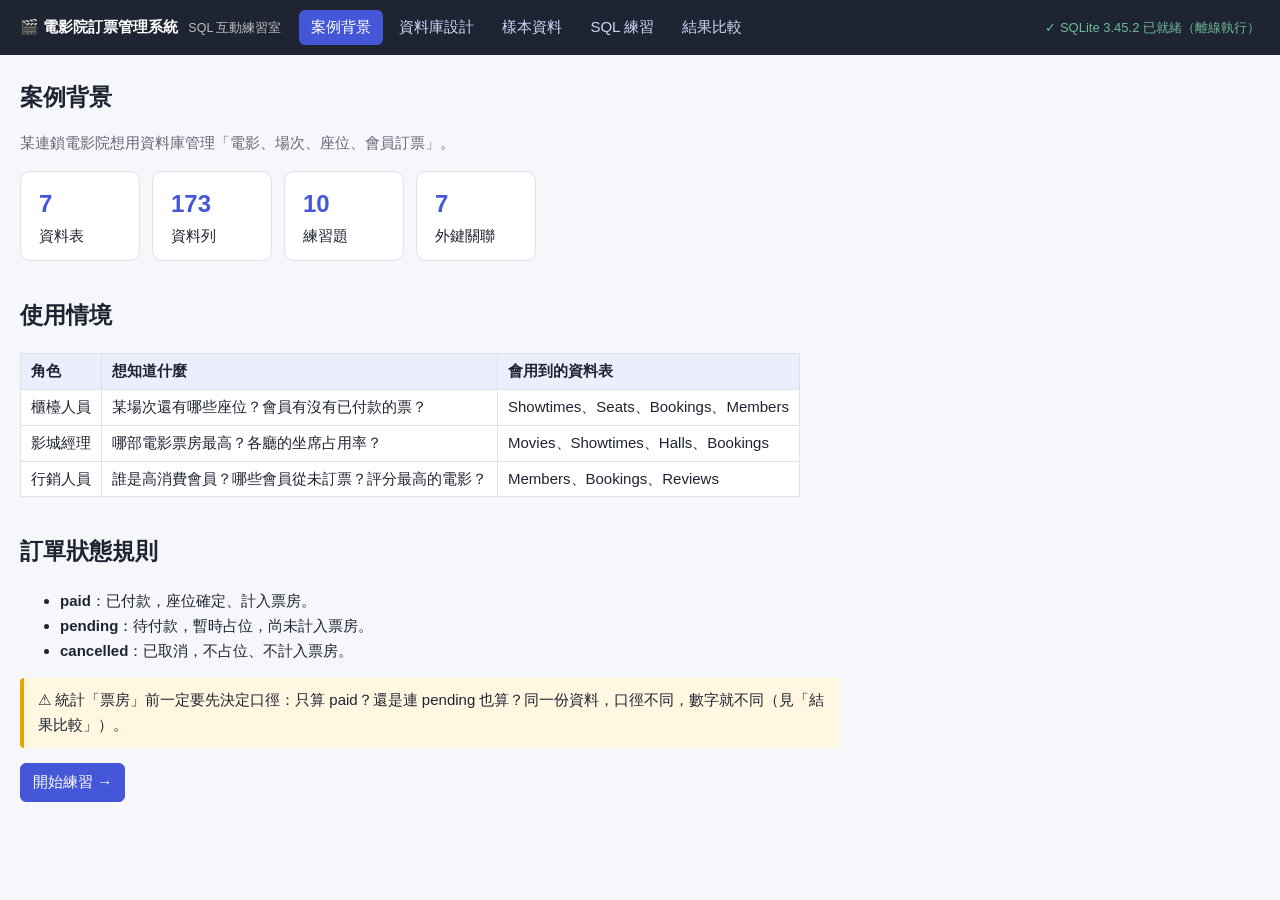
<file: index.html>
<!DOCTYPE html>
<html lang="zh-Hant">
<head>
<meta charset="utf-8">
<meta name="viewport" content="width=device-width, initial-scale=1">
<title>電影院訂票管理系統｜SQL 互動練習室</title>
<link rel="stylesheet" href="css/style.css">
</head>
<body>
<header class="top">
  <div class="brand">🎬 電影院訂票管理系統 <small>SQL 互動練習室</small></div>
  <nav id="nav">
    <a href="#case" data-tab="case">案例背景</a>
    <a href="#design" data-tab="design">資料庫設計</a>
    <a href="#data" data-tab="data">樣本資料</a>
    <a href="#practice" data-tab="practice">SQL 練習</a>
    <a href="#compare" data-tab="compare">結果比較</a>
  </nav>
  <span id="status" class="status">載入 SQLite 引擎…</span>
</header>

<main>
<!-- 案例背景 -->
<section id="tab-case" class="tab">
  <h1>案例背景</h1>
  <p class="lead">某連鎖電影院想用資料庫管理「電影、場次、座位、會員訂票」。</p>
  <div class="cards" id="summary-cards"></div>
  <h2>使用情境</h2>
  <table class="plain">
    <tr><th>角色</th><th>想知道什麼</th><th>會用到的資料表</th></tr>
    <tr><td>櫃檯人員</td><td>某場次還有哪些座位？會員有沒有已付款的票？</td><td>Showtimes、Seats、Bookings、Members</td></tr>
    <tr><td>影城經理</td><td>哪部電影票房最高？各廳的坐席占用率？</td><td>Movies、Showtimes、Halls、Bookings</td></tr>
    <tr><td>行銷人員</td><td>誰是高消費會員？哪些會員從未訂票？評分最高的電影？</td><td>Members、Bookings、Reviews</td></tr>
  </table>
  <h2>訂單狀態規則</h2>
  <ul>
    <li><b>paid</b>：已付款，座位確定、計入票房。</li>
    <li><b>pending</b>：待付款，暫時占位，尚未計入票房。</li>
    <li><b>cancelled</b>：已取消，不占位、不計入票房。</li>
  </ul>
  <div class="note">⚠ 統計「票房」前一定要先決定口徑：只算 paid？還是連 pending 也算？同一份資料，口徑不同，數字就不同（見「結果比較」）。</div>
  <p><button class="primary" onclick="go('practice')">開始練習 →</button></p>
</section>

<!-- 資料庫設計 -->
<section id="tab-design" class="tab">
  <h1>資料庫設計</h1>
  <p class="lead">共 7 張資料表。<span class="pk">PK</span> 主鍵、<span class="fk">FK</span> 外鍵（箭頭由外鍵指向被參照的主鍵）。點擊資料表可看欄位與 DDL。</p>
  <div id="erd-wrap"></div>
  <div id="schema-detail"></div>
</section>

<!-- 樣本資料 -->
<section id="tab-data" class="tab">
  <h1>樣本資料</h1>
  <div id="data-tabs" class="chips"></div>
  <div id="data-view" class="tablewrap"></div>
</section>

<!-- 練習 -->
<section id="tab-practice" class="tab">
  <div class="practice">
    <aside class="list">
      <div class="filters">
        <select id="f-level"><option value="">全部難度</option><option value="1">1 基礎</option><option value="2">2 進階</option><option value="3">3 挑戰</option></select>
        <select id="f-topic"><option value="">全部主題</option></select>
      </div>
      <div id="progress" class="progress"></div>
      <ul id="ex-list"></ul>
    </aside>
    <div class="work">
      <div id="ex-head"></div>
      <div class="legend">
        <span>可用資料表：</span><span id="tbl-chips"></span>
      </div>
      <textarea id="editor" spellcheck="false" aria-label="SQL 編輯區"></textarea>
      <div class="actions">
        <button id="run" class="primary">▶ 執行 (Ctrl/⌘ + Enter)</button>
        <button id="btn-hint">💡 提示</button>
        <button id="btn-plan">執行計畫</button>
        <button id="btn-reset" class="danger">↺ 重設資料庫</button>
      </div>
      <div id="hint-box" class="box hidden"></div>
      <div id="verdict"></div>
      <div class="results">
        <div><h3>預期結果 <small id="exp-meta"></small></h3><div id="expected" class="tablewrap"></div></div>
        <div><h3>你的結果 <small id="act-meta"></small></h3><div id="actual" class="tablewrap"></div><button id="btn-csv" class="small hidden">下載 CSV</button></div>
      </div>
      <details class="history"><summary>執行紀錄</summary><ol id="history"></ol></details>
    </div>
  </div>
</section>

<!-- 結果比較 -->
<section id="tab-compare" class="tab">
  <h1>結果比較：統計口徑的差異</h1>
  <p class="lead">同一個問題「各電影票房」，只算 paid（版本 A）與不限制狀態（版本 B）會得到不同結果。下列結果由資料庫即時算出。</p>
  <div id="compare-out"></div>
</section>

</main>

<script src="vendor/sql-wasm.js"></script>
<script src="js/wasm-data.js"></script>
<script src="js/seed.js"></script>
<script src="js/exercises.js"></script>
<script src="js/app.js"></script>
</body>
</html>
</file>
<file: css/style.css>
:root{--bg:#f6f7fb;--card:#fff;--ink:#1f2433;--mute:#667;--pri:#4457d8;--ok:#13875b;--bad:#c23b3b;--line:#dde1ee;--pk:#d98b00;--fk:#7b3fc4}
*{box-sizing:border-box}
body{margin:0;font:15px/1.65 -apple-system,"PingFang TC","Noto Sans TC","Microsoft JhengHei",sans-serif;color:var(--ink);background:var(--bg)}
.top{position:sticky;top:0;z-index:5;display:flex;gap:18px;align-items:center;flex-wrap:wrap;padding:10px 20px;background:#1f2433;color:#fff}
.brand{font-weight:700}.brand small{font-weight:400;opacity:.7;margin-left:6px}
nav{display:flex;gap:4px;flex:1;flex-wrap:wrap}
nav a{color:#cfd5f5;text-decoration:none;padding:5px 12px;border-radius:6px}
nav a.on,nav a:hover{background:#4457d8;color:#fff}
.status{font-size:13px;opacity:.8}.status.ok{color:#7ee2b0}.status.err{color:#ff9a9a}
main{max-width:1280px;margin:0 auto;padding:20px}
.tab{display:none}.tab.show{display:block}
h1{margin:.2em 0 .4em}h2{margin-top:1.6em}h3{margin:.4em 0}
.lead{color:var(--mute);max-width:820px}
.cards{display:flex;gap:12px;flex-wrap:wrap;margin:14px 0}
.card{background:var(--card);border:1px solid var(--line);border-radius:10px;padding:12px 18px;min-width:120px}
.card b{display:block;font-size:24px;color:var(--pri)}
table{border-collapse:collapse;background:var(--card)}
th,td{border:1px solid var(--line);padding:5px 10px;text-align:left;white-space:nowrap}
th{background:#eceffb;position:sticky;top:0}
table.plain td,table.plain th{white-space:normal}
.tablewrap{max-height:340px;overflow:auto;border-radius:6px}
.note{background:#fff7e0;border-left:4px solid #e6a700;padding:10px 14px;border-radius:4px;max-width:820px}
button,select{font:inherit;padding:6px 12px;border:1px solid var(--line);border-radius:6px;background:#fff;cursor:pointer}
button:hover{border-color:var(--pri)}
button.primary{background:var(--pri);color:#fff;border-color:var(--pri)}
button.danger{color:var(--bad)}button.small{font-size:12px;padding:2px 8px;margin-top:6px}
.hidden{display:none!important}
.pk,.fk{font-size:11px;font-weight:700;padding:1px 6px;border-radius:4px;color:#fff;background:var(--pk)}.fk{background:var(--fk)}
.chips{display:flex;gap:6px;flex-wrap:wrap;margin-bottom:10px}
.chip{padding:4px 12px;border:1px solid var(--line);border-radius:99px;background:#fff;cursor:pointer;font-size:13px}
.chip.on{background:var(--pri);color:#fff;border-color:var(--pri)}
#erd-wrap{background:#fff;border:1px solid var(--line);border-radius:10px;padding:8px;overflow:auto}
#erd-wrap svg{min-width:900px;width:100%;height:auto}
.erd-t{cursor:pointer}.erd-t:hover rect.box{stroke:var(--pri)}
pre{background:#14182a;color:#e8ecff;padding:12px;border-radius:8px;overflow:auto;font-size:13px}
.practice{display:grid;grid-template-columns:300px 1fr;gap:18px}
@media(max-width:900px){.practice{grid-template-columns:1fr}}
.list{background:var(--card);border:1px solid var(--line);border-radius:10px;padding:10px;align-self:start;max-height:calc(100vh - 90px);overflow:auto;position:sticky;top:60px}
.filters{display:flex;gap:6px}.filters select{flex:1;min-width:0}
.progress{font-size:12px;color:var(--mute);margin:8px 2px}
#ex-list{list-style:none;margin:0;padding:0}
#ex-list li{padding:7px 8px;border-radius:6px;cursor:pointer;display:flex;gap:6px;align-items:baseline}
#ex-list li:hover{background:#eef0fb}#ex-list li.on{background:#dfe4ff}
#ex-list .lv{font-size:11px;color:#fff;border-radius:4px;padding:0 5px;background:#8a93c9}
#ex-list .lv.l2{background:#4a90d9}#ex-list .lv.l3{background:#d9822b}#ex-list .lv.l4{background:#9b4ac4}
#ex-list .done::after{content:"✓";color:var(--ok);margin-left:auto;font-weight:700}
#ex-list .free{border-bottom:1px dashed var(--line);margin-bottom:4px}
.work h2{margin:.1em 0}.work .meta{color:var(--mute);font-size:13px}
.legend{font-size:13px;margin:8px 0}.legend .t{display:inline-block;margin:0 4px 4px 0;padding:1px 8px;border:1px solid var(--line);border-radius:4px;background:#fff;cursor:pointer}
textarea#editor{width:100%;height:190px;font:14px/1.5 ui-monospace,Menlo,Consolas,monospace;padding:10px;border:1px solid var(--line);border-radius:8px;tab-size:2;resize:vertical}
.actions{display:flex;gap:6px;flex-wrap:wrap;margin:8px 0}
.box{background:#eef6ff;border-left:4px solid #4a90d9;padding:8px 12px;margin:6px 0;border-radius:4px}
.box pre{margin:6px 0 0}
#verdict .v{padding:8px 12px;border-radius:6px;margin:8px 0;font-weight:600}
.v.ok{background:#e1f6ec;color:var(--ok)}.v.bad{background:#fde8e8;color:var(--bad)}.v.info{background:#eceffb;color:var(--pri)}
.results{display:grid;grid-template-columns:1fr 1fr;gap:14px}
@media(max-width:1100px){.results{grid-template-columns:1fr}}
.results small{color:var(--mute);font-weight:400}
.err{color:var(--bad);white-space:pre-wrap;font-family:monospace}
td.null{color:#aaa;font-style:italic}
.history ol{font-family:monospace;font-size:12px;max-height:160px;overflow:auto}
.history li{cursor:pointer;margin:2px 0;white-space:pre-wrap}
.report li{margin:8px 0;max-width:860px}
.foot{color:var(--mute);margin-top:30px}
.cmp{display:grid;grid-template-columns:1fr 1fr;gap:16px}@media(max-width:900px){.cmp{grid-template-columns:1fr}}
</file>
